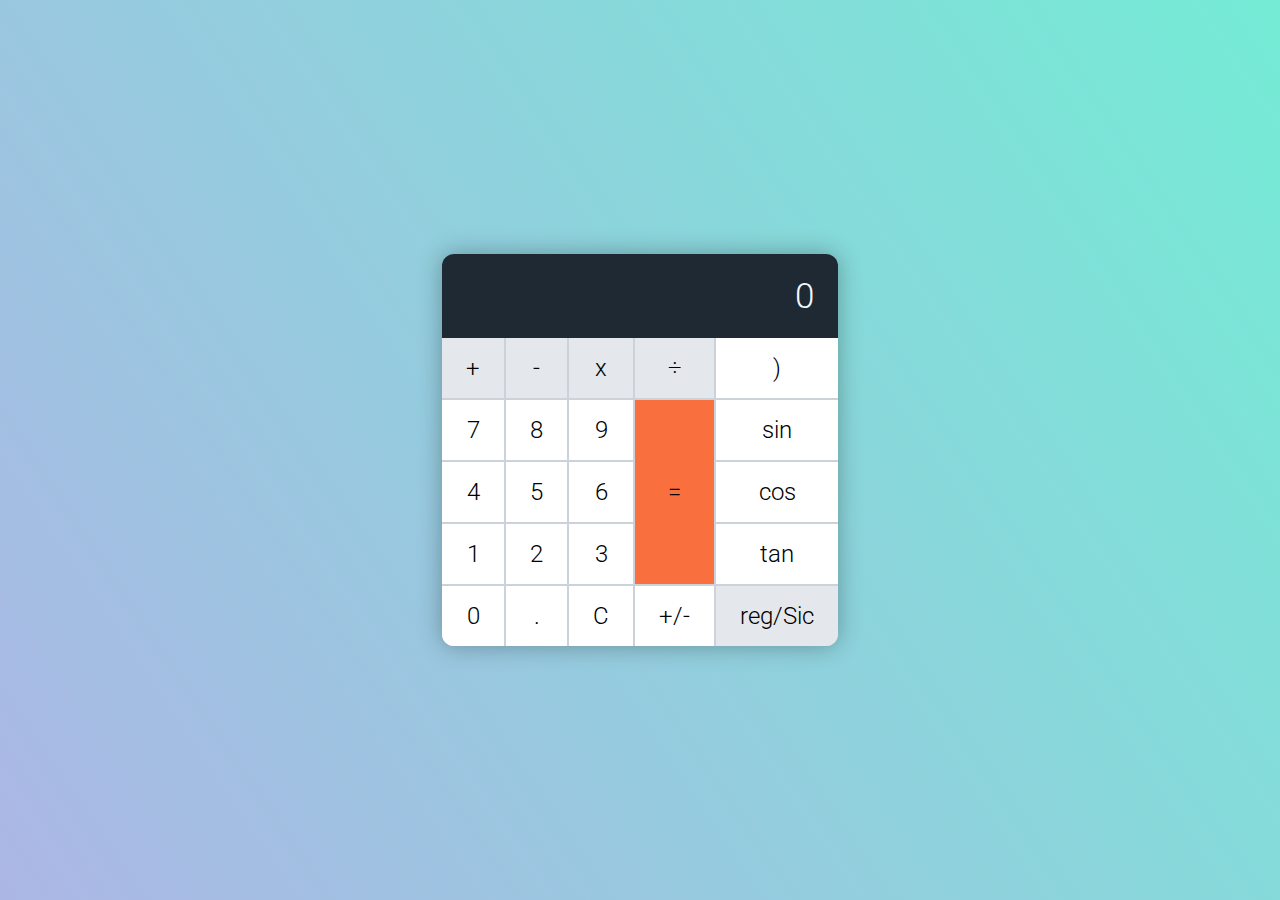
<file: Calculator/index.html>
<!DOCTYPE html>
<html lang="en">
  <head>
    <meta charset="UTF-8" />
    <meta http-equiv="X-UA-Compatible" content="IE=edge" />
    <meta name="viewport" content="width=device-width, initial-scale=1" />

    <title>Calculator</title>

    <link
      href="https://fonts.googleapis.com/css?family=Roboto:300,400,700"
      rel="stylesheet"
    />
    <link href="css/normalize.css" rel="stylesheet" />
    <link href="css/reset.css" rel="stylesheet" />
    <link href="css/styles.css" rel="stylesheet" />
  </head>

  <body>
      
    <div class="container">
      <div class="calculator">
        <div class="calculator__display">0</div>
        <div class="calculator__keys" id="keys">
          <button class="operator"  data-key="plus" data-type="operator">+</button>
          <button id="minus" class="operator"  data-key="minus" data-type="operator">-</button>
          <button class="operator" data-key="times" data-type="operator">x</button>
          <button class="operator" data-key="divide" data-type="operator">÷</button>
          <button class="number" data-key="1" data-type="number"value="1">1</button>
          <button class="number" data-key="2" data-type="number"value="2">2</button>
          <button class="number" data-key="3" data-type="number"value="3">3</button>
          <button class="number" data-key="4" data-type="number"value="4">4</button>
          <button class="number" data-key="5" data-type="number"value="5">5</button>
          <button class="number" data-key="6" data-type="number"value="6">6</button>
          <button class="number" data-key="7" data-type="number"value="7">7</button>
          <button class="number" data-key="8" data-type="number"value="8">8</button>
          <button class="number" data-key="9" data-type="number" value="9">9</button>
          <button class="number" data-key="0" data-type="number" value="0">0</button>
          <button id="decimal" data-key="." class="number" class="decimal"  data-type="number" value=".">.</button>
          <button id="clear" data-key="clear" class="clear" data-type="clear">C</button>
          <button id="equals" data-key="equal" data-type="equal">=</button>
          <button class="number" data-key="-" data-type="number" value="-">+/-</button>
          <button class="number" data-key="sin" data-type="number" id="sin" value="Math.sin(">sin</button>
          <button class="number" data-key="cos" data-type="number" id="cos" value="Math.cos(">cos</button>
          <button class="number" data-key="tan" data-type="number" id="tan" value="Math.tan(">tan</button>
          <button class="number" data-key=")" data-type="number" id=")" value=")">)</button>
          <button class="operator" data-type="operator" data-key="mode" id="mode" value="mode">reg/Sic</button>
        </div>
      </div>
    </div>

    <script src="js/script.js"></script>
  </body>
</html>
</file>
<file: Calculator/css/styles.css>
/**
 * base styles and typography
 * ---------------
 */
 :root {
    --orange-050: #ffe8d9;
    --orange-100: #ffd0b5;
    --orange-200: #ffb088;
    --orange-300: #ff9466;
    --orange-400: #f9703e;
    --orange-500: #f35627;
    --orange-600: #de3a11;
    --orange-700: #c52707;
    --orange-800: #ad1d07;
    --orange-900: #841003;
  
    --grey-050: #f5f7fa;
    --grey-100: #e4e7eb;
    --grey-200: #cbd2d9;
    --grey-300: #9aa5b1;
    --grey-400: #7b8794;
    --grey-500: #616e7c;
    --grey-600: #52606d;
    --grey-700: #3e4c59;
    --grey-800: #323f4b;
    --grey-900: #1f2933;
  }
  
  /*******************
   Base styles
   *******************/
  html {
    font-size: 150%;
    font-weight: 300;
    font-family: "Roboto", Helvetica, Arial, sans-serif;
    line-height: 1.4;
  }
  
  body {
    display: flex;
    background-image: linear-gradient(236deg, #74ebd5, #acb6e5);
    justify-content: center;
    align-items: center;
    height: 100vh;
  }
  
  /*******************
   Calculator
   *******************/
  .calculator {
    box-shadow: 0 0 25px 0 rgba(0, 0, 0, 0.3);
    border-radius: 0.5em;
    overflow: hidden;
  }
  
  .calculator__display {
    background-color: var(--grey-900);
    color: var(--grey-050);
    width: 16.5rem;
    padding: 0.75rem 1rem;
    text-align: right;
    font-size: calc(1rem * 1.2 * 1.2);
  }
  
  .calculator__keys {
    background: var(--grey-200);
    display: grid ;
    grid-gap: 2px;
    grid-template-columns: repeat(5, auto);
    grid-template-areas:
      ". . . . ."
      "seven eight nine equal sin "
      "four five six equal cos "
      "one two three equal tan "
      "zero decimal clear negative mode";
  }
  
  .calculator__keys > button {
    border: 0;
  }
  
  [data-key="1"] {
    grid-area: one;
  }
  
  [data-key="2"] {
    grid-area: two;
  }
  
  [data-key="3"] {
    grid-area: three;
  }
  
  [data-key="4"] {
    grid-area: four;
  }
  
  [data-key="5"] {
    grid-area: five;
  }
  
  [data-key="6"] {
    grid-area: six;
  }
  
  [data-key="7"] {
    grid-area: seven;
  }
  
  [data-key="8"] {
    grid-area: eight;
  }
  
  [data-key="9"] {
    grid-area: nine;
  }
  
  [data-key="0"] {
    grid-area: zero;
  }
  [data-key="."] {
    grid-area: decimal;
  }
  [data-key="clear"] {
    grid-area: clear;
  }
  [data-key="-"] {
    grid-area: negative;
  }
  [data-key="sin"] {
    grid-area: sin;
  }
  [data-key="cos"] {
    grid-area: cos;
  }
  [data-key="tan"] {
    grid-area: tan;
  }
  [data-key="pow"] {
    grid-area: pow;
  }
  [data-key="mode"] {
    grid-area: mode;
  }
  [data-key="equal"] {
    grid-area:equal;
    background-color: var(--orange-400);
  }
  
  [data-key="equal"]:active {
    background-color: var(--orange-500);
  }
  
  [data-type="operator"] {
    background: var(--grey-100);
  }
  
  [data-type="number"],
  [data-type="clear"] {
    background: #fff;
  }
  
  [data-type="operator"]:active,
  [data-type="number"]:active,
  [data-type="clear"]:active {
    background: var(--grey-200);
  }
  
  [data-state="selected"] {
    background: var(--grey-200);
  }
</file>
